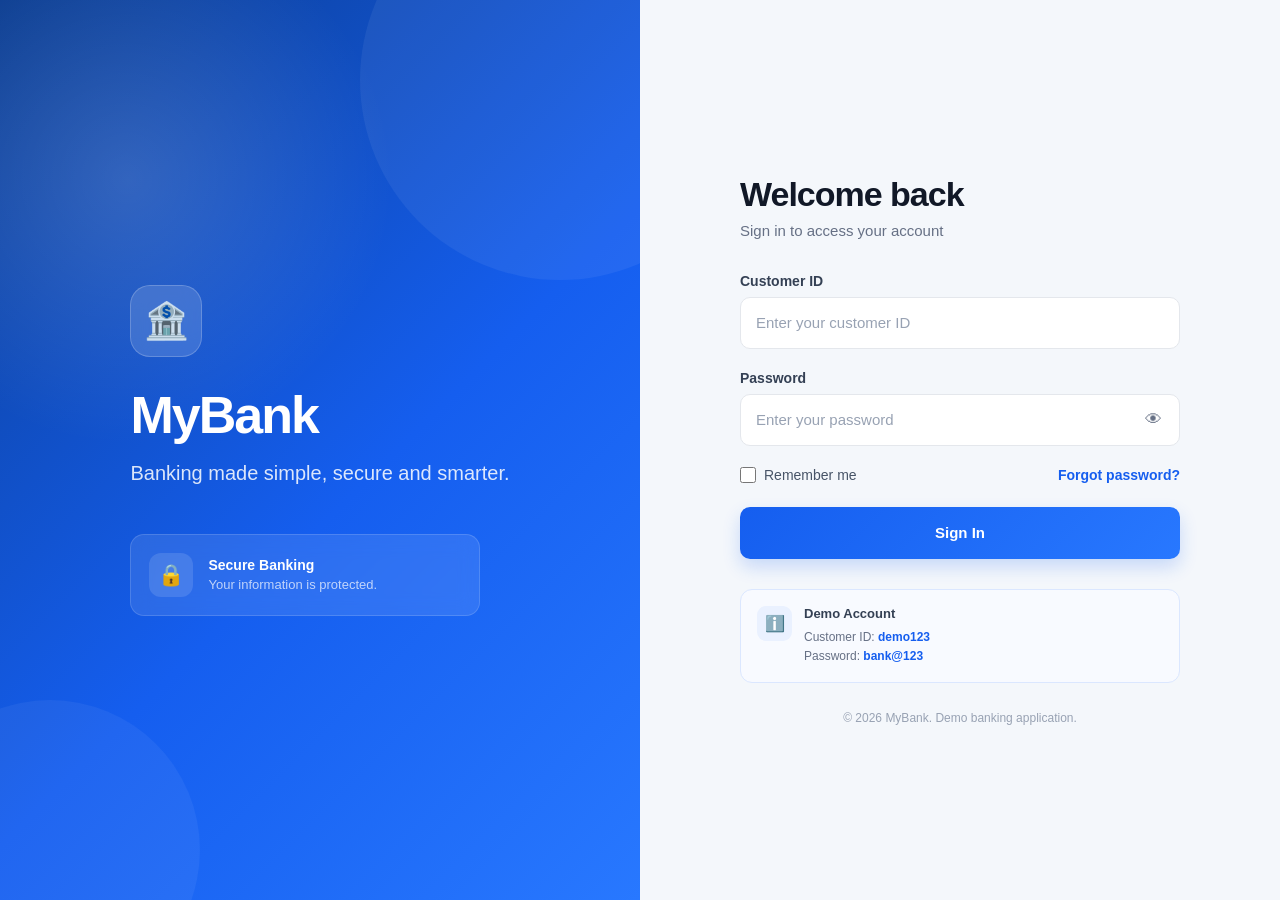
<file: index.html>
<!DOCTYPE html>
<html lang="en">
<head>
    <meta charset="UTF-8">
    <meta name="viewport" content="width=device-width, initial-scale=1.0">

    <title>MyBank - Secure Login</title>

    <!-- Main CSS -->
    <link rel="stylesheet" href="styles.css">
    <script src="auth.js"></script>
</head>

<body>

    <main class="login-page">

        <!-- Left Branding Section -->
        <section class="login-brand">

            <div class="brand-content">

                <div class="brand-logo">
                    🏦
                </div>

                <h1>MyBank</h1>

                <p class="brand-tagline">
                    Banking made simple, secure and smarter.
                </p>

                <div class="security-info">
                    <span>🔒</span>
                    <div>
                        <strong>Secure Banking</strong>
                        <p>Your information is protected.</p>
                    </div>
                </div>

            </div>

        </section>


        <!-- Login Section -->
        <section class="login-section">

            <div class="login-container">

                <div class="mobile-logo">
                    🏦
                </div>

                <h2>Welcome back</h2>

                <p class="login-subtitle">
                    Sign in to access your account
                </p>


                <!-- Login Form -->
                <form id="loginForm">

                    <!-- Customer ID -->
                    <div class="form-group">

                        <label for="customerId">
                            Customer ID
                        </label>

                        <input
                            type="text"
                            id="customerId"
                            name="customerId"
                            placeholder="Enter your customer ID"
                            autocomplete="username"
                            required
                        >

                    </div>


                    <!-- Password -->
                    <div class="form-group">

                        <label for="password">
                            Password
                        </label>

                        <div class="password-wrapper">

                            <input
                                type="password"
                                id="password"
                                name="password"
                                placeholder="Enter your password"
                                autocomplete="current-password"
                                required
                            >

                            <button
                                type="button"
                                id="togglePassword"
                                class="password-toggle"
                                aria-label="Show password"
                            >
                                👁
                            </button>

                        </div>

                    </div>


                    <!-- Remember Me -->
                    <div class="login-options">

                        <label class="remember-me">

                            <input
                                type="checkbox"
                                id="rememberMe"
                            >

                            <span>Remember me</span>

                        </label>

                        <a href="#" id="forgotPassword">
                            Forgot password?
                        </a>

                    </div>


                    <!-- Login Button -->
                    <button
                        type="submit"
                        class="login-button"
                        id="loginButton"
                    >
                        <span>Sign In</span>
                    </button>


                    <!-- Error / Success Message -->
                    <div
                        id="loginMessage"
                        class="login-message"
                        role="alert"
                    ></div>

                </form>


                <!-- Demo Login Information -->
                <div class="demo-info">

                    <div class="demo-icon">
                        ℹ️
                    </div>

                    <div>
                        <strong>Demo Account</strong>

                        <p>
                            Customer ID:
                            <b>demo123</b>
                        </p>

                        <p>
                            Password:
                            <b>bank@123</b>
                        </p>
                    </div>

                </div>


                <!-- Footer -->
                <p class="login-footer">
                    © 2026 MyBank. Demo banking application.
                </p>

            </div>

        </section>

    </main>


    <!-- Authentication JavaScript -->
    <script src="auth.js"></script>

</body>
</html>
</file>
<file: styles.css>
/* =========================================================
   MyBank - Main Stylesheet
   File: styles.css
   ========================================================= */


/* =========================
   1. RESET
   ========================= */

* {
    margin: 0;
    padding: 0;
    box-sizing: border-box;
}

html {
    scroll-behavior: smooth;
}

body {
    font-family:
        Inter,
        -apple-system,
        BlinkMacSystemFont,
        "Segoe UI",
        Roboto,
        Arial,
        sans-serif;

    background: #f4f7fb;
    color: #172033;
    min-height: 100vh;
}

button,
input,
select,
textarea {
    font: inherit;
}

button {
    cursor: pointer;
}

a {
    text-decoration: none;
    color: inherit;
}


/* =========================
   2. COLOR VARIABLES
   ========================= */

:root {

    --primary: #155eef;
    --primary-dark: #0d47c7;
    --primary-light: #eaf1ff;

    --secondary: #16a34a;
    --danger: #dc2626;
    --warning: #f59e0b;

    --dark: #111827;
    --text: #172033;
    --muted: #667085;

    --white: #ffffff;
    --background: #f4f7fb;
    --border: #e4e7ec;

    --shadow:
        0 10px 30px rgba(16, 24, 40, 0.08);

    --shadow-large:
        0 20px 50px rgba(16, 24, 40, 0.12);

    --radius: 14px;
}


/* =========================================================
   3. LOGIN PAGE
   ========================================================= */

.login-page {
    min-height: 100vh;

    display: grid;
    grid-template-columns: 1fr 1fr;
}


/* =========================
   Branding
   ========================= */

.login-brand {
    position: relative;

    display: flex;
    align-items: center;
    justify-content: center;

    padding: 60px;

    color: white;

    background:
        radial-gradient(
            circle at 20% 20%,
            rgba(255, 255, 255, 0.15),
            transparent 30%
        ),
        linear-gradient(
            135deg,
            #0b3d91 0%,
            #155eef 55%,
            #2878ff 100%
        );

    overflow: hidden;
}


/* Decorative circles */

.login-brand::before {
    content: "";

    position: absolute;

    width: 400px;
    height: 400px;

    border-radius: 50%;

    background: rgba(255, 255, 255, 0.06);

    top: -120px;
    right: -120px;
}

.login-brand::after {
    content: "";

    position: absolute;

    width: 300px;
    height: 300px;

    border-radius: 50%;

    background: rgba(255, 255, 255, 0.05);

    bottom: -100px;
    left: -100px;
}


/* Branding content */

.brand-content {
    position: relative;
    z-index: 2;

    max-width: 480px;
}


/* Logo */

.brand-logo {
    width: 72px;
    height: 72px;

    display: flex;
    align-items: center;
    justify-content: center;

    background: rgba(255, 255, 255, 0.14);

    border: 1px solid rgba(255, 255, 255, 0.2);

    border-radius: 20px;

    font-size: 36px;

    margin-bottom: 28px;

    backdrop-filter: blur(10px);
}


.brand-content h1 {
    font-size: 52px;
    font-weight: 800;

    letter-spacing: -2px;

    margin-bottom: 12px;
}


.brand-tagline {
    font-size: 20px;
    line-height: 1.6;

    color: rgba(255, 255, 255, 0.85);

    max-width: 400px;
}


/* Security card */

.security-info {
    display: flex;
    align-items: center;
    gap: 15px;

    margin-top: 45px;

    padding: 18px;

    max-width: 350px;

    border-radius: 14px;

    background: rgba(255, 255, 255, 0.1);

    border: 1px solid rgba(255, 255, 255, 0.15);

    backdrop-filter: blur(10px);
}


.security-info > span {
    width: 44px;
    height: 44px;

    display: flex;
    align-items: center;
    justify-content: center;

    border-radius: 12px;

    background: rgba(255, 255, 255, 0.12);

    font-size: 21px;
}


.security-info strong {
    display: block;

    font-size: 14px;

    margin-bottom: 4px;
}


.security-info p {
    font-size: 13px;

    color: rgba(255, 255, 255, 0.7);
}


/* =========================================================
   4. LOGIN FORM AREA
   ========================================================= */

.login-section {
    min-height: 100vh;

    display: flex;
    align-items: center;
    justify-content: center;

    padding: 40px;
}


.login-container {
    width: 100%;
    max-width: 440px;
}


/* Mobile logo */

.mobile-logo {
    display: none;

    width: 55px;
    height: 55px;

    align-items: center;
    justify-content: center;

    background: var(--primary-light);

    border-radius: 16px;

    font-size: 28px;

    margin-bottom: 25px;
}


.login-container h2 {
    font-size: 34px;

    color: var(--dark);

    letter-spacing: -1px;

    margin-bottom: 8px;
}


.login-subtitle {
    color: var(--muted);

    font-size: 15px;

    margin-bottom: 34px;
}


/* =========================
   Form
   ========================= */

.form-group {
    margin-bottom: 21px;
}


.form-group label {
    display: block;

    font-size: 14px;

    font-weight: 600;

    color: #344054;

    margin-bottom: 8px;
}


.form-group input {
    width: 100%;

    height: 52px;

    padding: 0 15px;

    border: 1px solid var(--border);

    border-radius: 10px;

    outline: none;

    background: white;

    color: var(--dark);

    font-size: 15px;

    transition:
        border-color 0.2s ease,
        box-shadow 0.2s ease;
}


.form-group input::placeholder {
    color: #98a2b3;
}


.form-group input:focus {
    border-color: var(--primary);

    box-shadow:
        0 0 0 4px rgba(21, 94, 239, 0.1);
}


/* =========================
   Password field
   ========================= */

.password-wrapper {
    position: relative;
}


.password-wrapper input {
    padding-right: 55px;
}


.password-toggle {
    position: absolute;

    right: 6px;
    top: 50%;

    transform: translateY(-50%);

    width: 42px;
    height: 42px;

    border: none;

    background: transparent;

    border-radius: 8px;

    font-size: 17px;

    color: #667085;

    transition: background 0.2s ease;
}


.password-toggle:hover {
    background: #f2f4f7;
}


/* =========================
   Login options
   ========================= */

.login-options {
    display: flex;

    align-items: center;

    justify-content: space-between;

    margin: 5px 0 24px;
}


.remember-me {
    display: flex;

    align-items: center;

    gap: 8px;

    font-size: 14px;

    color: #475467;

    cursor: pointer;
}


.remember-me input {
    width: 16px;
    height: 16px;

    accent-color: var(--primary);

    cursor: pointer;
}


.login-options a {
    color: var(--primary);

    font-size: 14px;

    font-weight: 600;
}


.login-options a:hover {
    text-decoration: underline;
}


/* =========================
   Login button
   ========================= */

.login-button {
    width: 100%;
    height: 52px;

    border: none;

    border-radius: 10px;

    background:
        linear-gradient(
            135deg,
            var(--primary),
            #2878ff
        );

    color: white;

    font-size: 15px;

    font-weight: 700;

    box-shadow:
        0 8px 18px rgba(21, 94, 239, 0.2);

    transition:
        transform 0.2s ease,
        box-shadow 0.2s ease,
        background 0.2s ease;
}


.login-button:hover {
    transform: translateY(-1px);

    box-shadow:
        0 12px 25px rgba(21, 94, 239, 0.28);
}


.login-button:active {
    transform: translateY(0);
}


.login-button:disabled {
    opacity: 0.7;

    cursor: not-allowed;

    transform: none;
}


/* =========================
   Login messages
   ========================= */

.login-message {
    display: none;

    margin-top: 15px;

    padding: 12px 14px;

    border-radius: 9px;

    font-size: 14px;

    line-height: 1.4;
}


.login-message.error {
    display: block;

    color: #b42318;

    background: #fef3f2;

    border: 1px solid #fecdca;
}


.login-message.success {
    display: block;

    color: #067647;

    background: #ecfdf3;

    border: 1px solid #abefc6;
}


/* =========================================================
   5. DEMO ACCOUNT INFORMATION
   ========================================================= */

.demo-info {
    display: flex;

    gap: 12px;

    margin-top: 30px;

    padding: 16px;

    background: #f8faff;

    border: 1px solid #dbe7ff;

    border-radius: 12px;
}


.demo-icon {
    flex-shrink: 0;

    width: 35px;
    height: 35px;

    display: flex;

    align-items: center;
    justify-content: center;

    background: var(--primary-light);

    border-radius: 9px;
}


.demo-info strong {
    display: block;

    color: #344054;

    font-size: 13px;

    margin-bottom: 7px;
}


.demo-info p {
    color: #667085;

    font-size: 12px;

    line-height: 1.6;
}


.demo-info b {
    color: var(--primary);
}


/* =========================================================
   6. FOOTER
   ========================================================= */

.login-footer {
    text-align: center;

    color: #98a2b3;

    font-size: 12px;

    margin-top: 28px;
}


/* =========================================================
   7. GENERIC COMPONENTS
   These will be used by our upcoming pages.
   ========================================================= */


/* Cards */

.card {
    background: var(--white);

    border: 1px solid var(--border);

    border-radius: var(--radius);

    box-shadow: var(--shadow);
}


/* Buttons */

.btn {
    display: inline-flex;

    align-items: center;
    justify-content: center;

    gap: 8px;

    min-height: 44px;

    padding: 0 18px;

    border: none;

    border-radius: 9px;

    font-weight: 600;

    transition: 0.2s ease;
}


.btn-primary {
    background: var(--primary);

    color: white;
}


.btn-primary:hover {
    background: var(--primary-dark);
}


.btn-secondary {
    background: #f2f4f7;

    color: #344054;
}


.btn-secondary:hover {
    background: #e4e7ec;
}


.btn-danger {
    background: #fef3f2;

    color: var(--danger);
}


/* =========================================================
   8. RESPONSIVE DESIGN
   ========================================================= */

@media (max-width: 900px) {

    .login-page {
        grid-template-columns: 1fr;
    }

    .login-brand {
        display: none;
    }

    .login-section {
        min-height: 100vh;

        padding: 30px 22px;
    }

    .mobile-logo {
        display: flex;
    }

    .login-container {
        max-width: 480px;
    }
}


@media (max-width: 480px) {

    .login-section {
        padding: 25px 18px;
    }

    .login-container h2 {
        font-size: 28px;
    }

    .login-subtitle {
        margin-bottom: 28px;
    }

    .login-options {
        align-items: flex-start;

        gap: 15px;

        flex-direction: column;
    }

    .demo-info {
        padding: 13px;
    }
}


/* =========================================================
   9. ACCESSIBILITY
   ========================================================= */

button:focus-visible,
input:focus-visible,
a:focus-visible {
    outline: 3px solid rgba(21, 94, 239, 0.25);

    outline-offset: 2px;
}


/* =========================================================
   10. PAGE LOADING
   ========================================================= */

body.loading {
    overflow: hidden;
}


.page-loader {
    position: fixed;

    inset: 0;

    z-index: 9999;

    display: flex;

    align-items: center;
    justify-content: center;

    background: rgba(255, 255, 255, 0.95);
}


.loader {
    width: 38px;
    height: 38px;

    border: 4px solid #e4e7ec;

    border-top-color: var(--primary);

    border-radius: 50%;

    animation: spin 0.8s linear infinite;
}


@keyframes spin {

    from {
        transform: rotate(0deg);
    }

    to {
        transform: rotate(360deg);
    }

}
</file>
